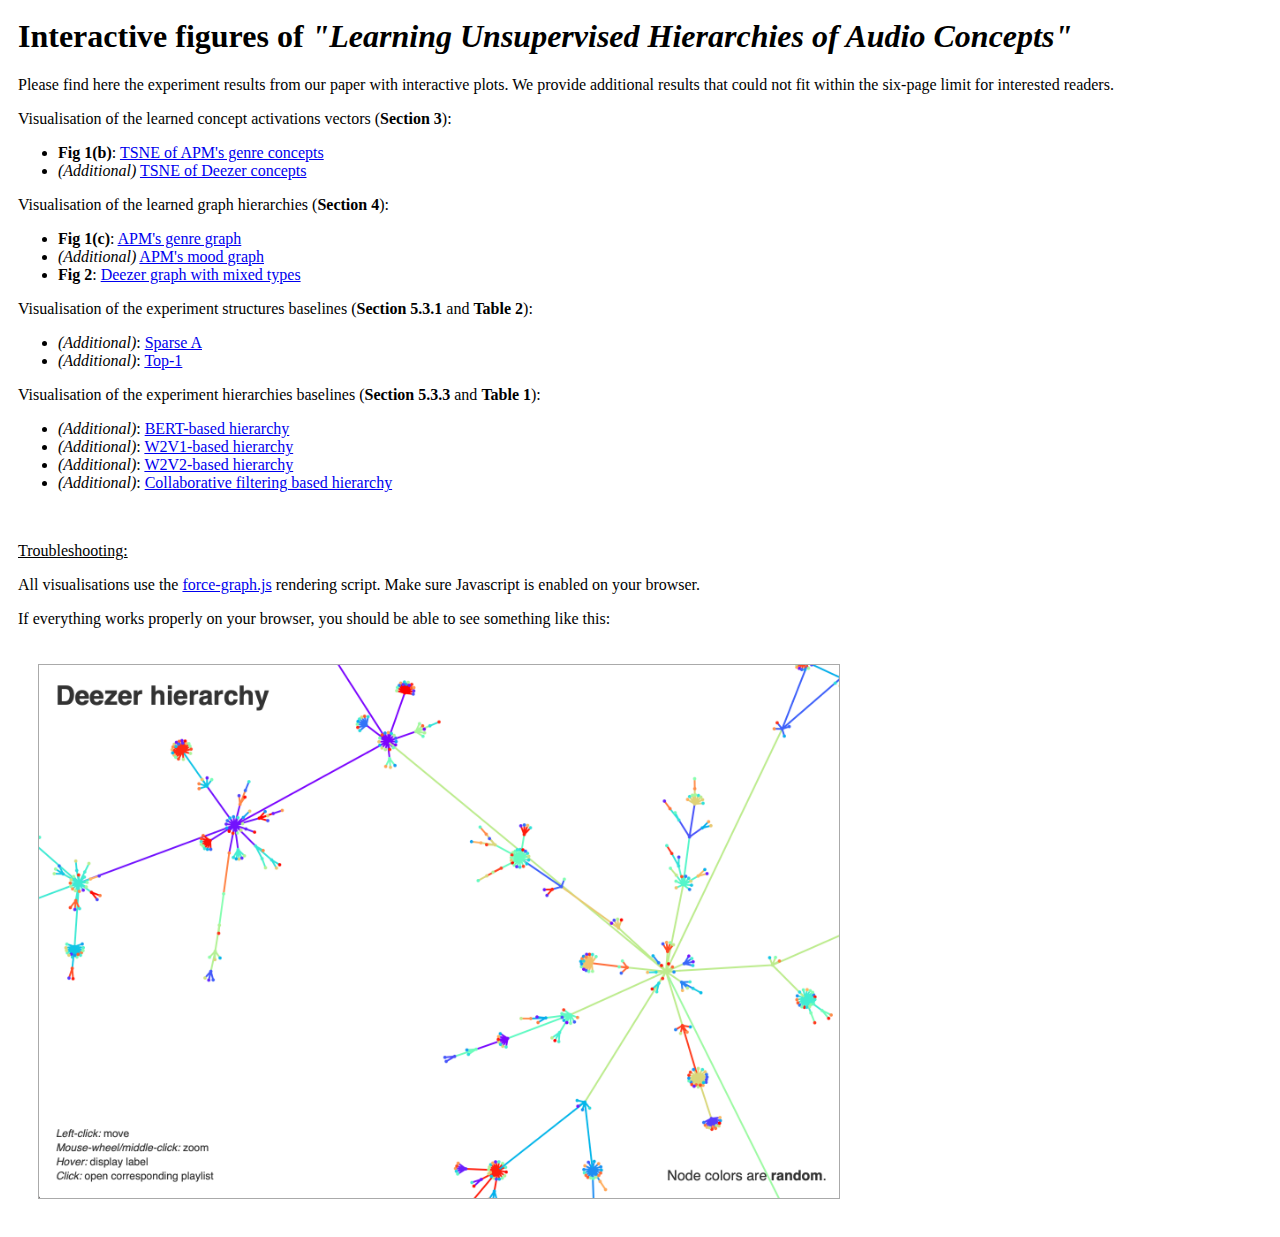
<file: index.html>
<html>
<head>
<title>Results Interactive Demo</title>
<style type="text/css">
body {
padding: 10px;
}
</style>
</head>
<body>
<h1>Interactive figures of <em>"Learning Unsupervised Hierarchies of Audio Concepts"</em></h1>

<p>Please find here the experiment results from our paper with interactive plots.
We provide additional results that could not fit within the six-page limit for interested readers. </p>

<p>Visualisation of the learned concept activations vectors (<b>Section 3</b>):</p>
<ul>
<li><b>Fig 1(b)</b>: <a href='tsne_genres.html'>TSNE of APM's genre concepts<a></li>
<li><em>(Additional)</em> <a href='tsne_deezer.html'>TSNE of Deezer concepts<a></li>
</ul>

<p>Visualisation of the learned graph hierarchies (<b>Section 4</b>):</p>
<ul>
<li><b>Fig 1(c)</b>: <a href='genres.html'>APM's genre graph<a></li>
<li><em>(Additional)</em> <a href='moods.html'>APM's mood graph<a></li>
<li><b>Fig 2</b>: <a href='deezer.html'>Deezer graph with mixed types<a></li>
</ul>

<p>Visualisation of the experiment structures baselines (<b>Section 5.3.1</b> and <b>Table 2</b>):</p>
<ul>
<li><em>(Additional)</em>: <a href='structure_baseline/simmatch.html'>Sparse A<a></li>
<li><em>(Additional)</em>: <a href='structure_baseline/simtop.html'>Top-1<a></li>
</ul>

<p>Visualisation of the experiment hierarchies baselines (<b>Section 5.3.3</b> and <b>Table 1</b>):</p>
<ul>
<li><em>(Additional)</em>: <a href='similarity_baseline/opt_llm.html'>BERT-based hierarchy<a></li>
<li><em>(Additional)</em>: <a href='similarity_baseline/opt_mwon.html'>W2V1-based hierarchy<a></li>
<li><em>(Additional)</em>: <a href='similarity_baseline/opt_sdoh.html'>W2V2-based hierarchy<a></li>
<li><em>(Additional)</em>: <a href='similarity_baseline/opt_usg.html'>Collaborative filtering based hierarchy<a></li>
</ul>




<br>
<p style="text-decoration: underline">Troubleshooting:<p>
<p>All visualisations use the <a href="https://github.com/vasturiano/force-graph">force-graph.js</a> rendering script. Make sure Javascript is enabled on your browser.</p>
<p>If everything works properly on your browser, you should be able to see something like this:</p>
<img src="screenshot.png" alt="graph screenshot" style="width: 800px; border: 1px solid #AAA; margin: 20px;">
</body>
</html>
</file>
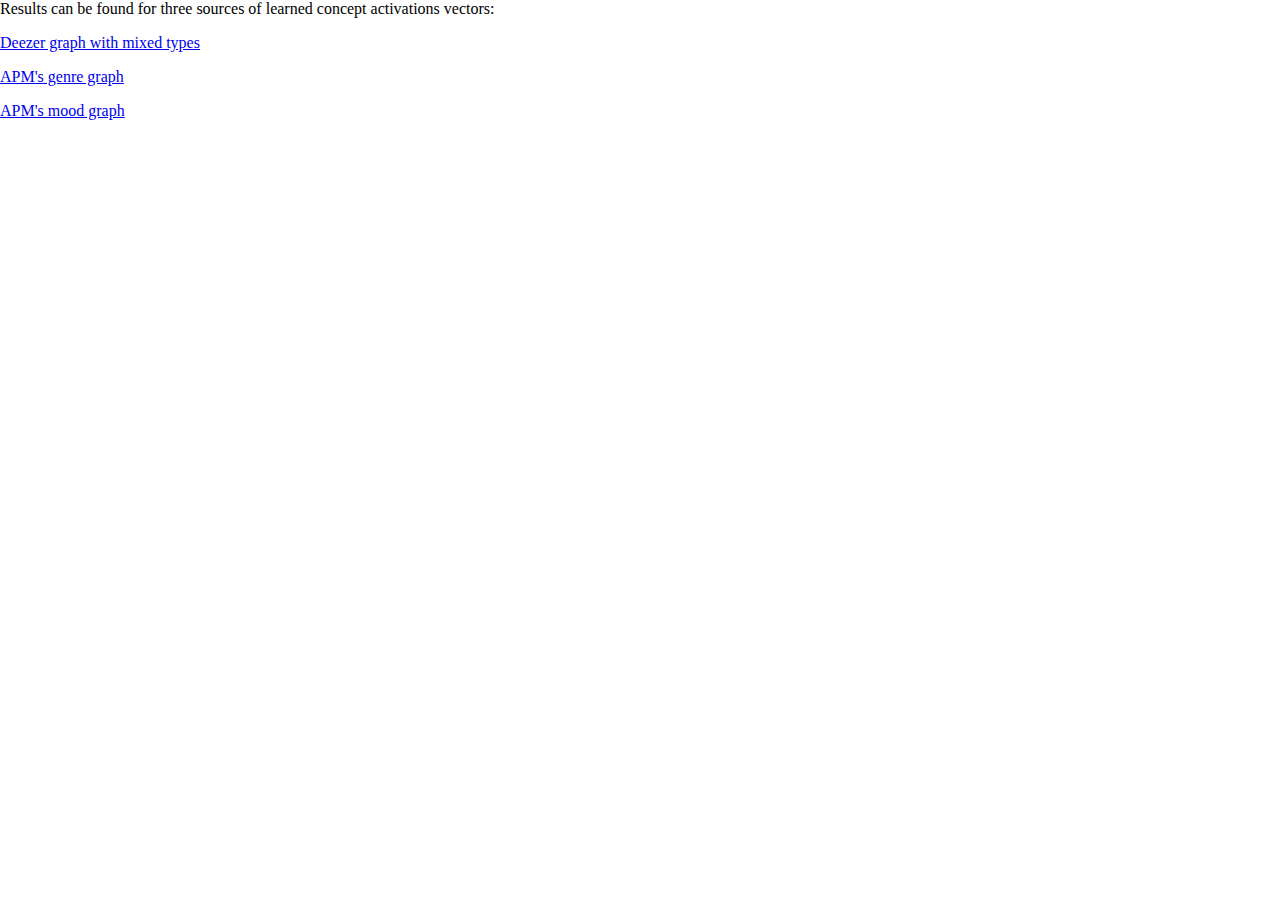
<file: luhac/index.html>
<html>
<head>
<title>Index</title>
<style type="text/css">
body {
margin: 0;
padding: 0;
}

#main {
width: 100vw;
height: 100vh;
}
</style>
</head>
<body>
<p>Results can be found for three sources of learned concept activations vectors:</p>
<p><a href='deezer.html'>Deezer graph with mixed types<a></p>
<p><a href='genres.html'>APM's genre graph<a></p>
<p><a href='moods.html'>APM's mood graph<a></p>
</body>
</html>
</file>
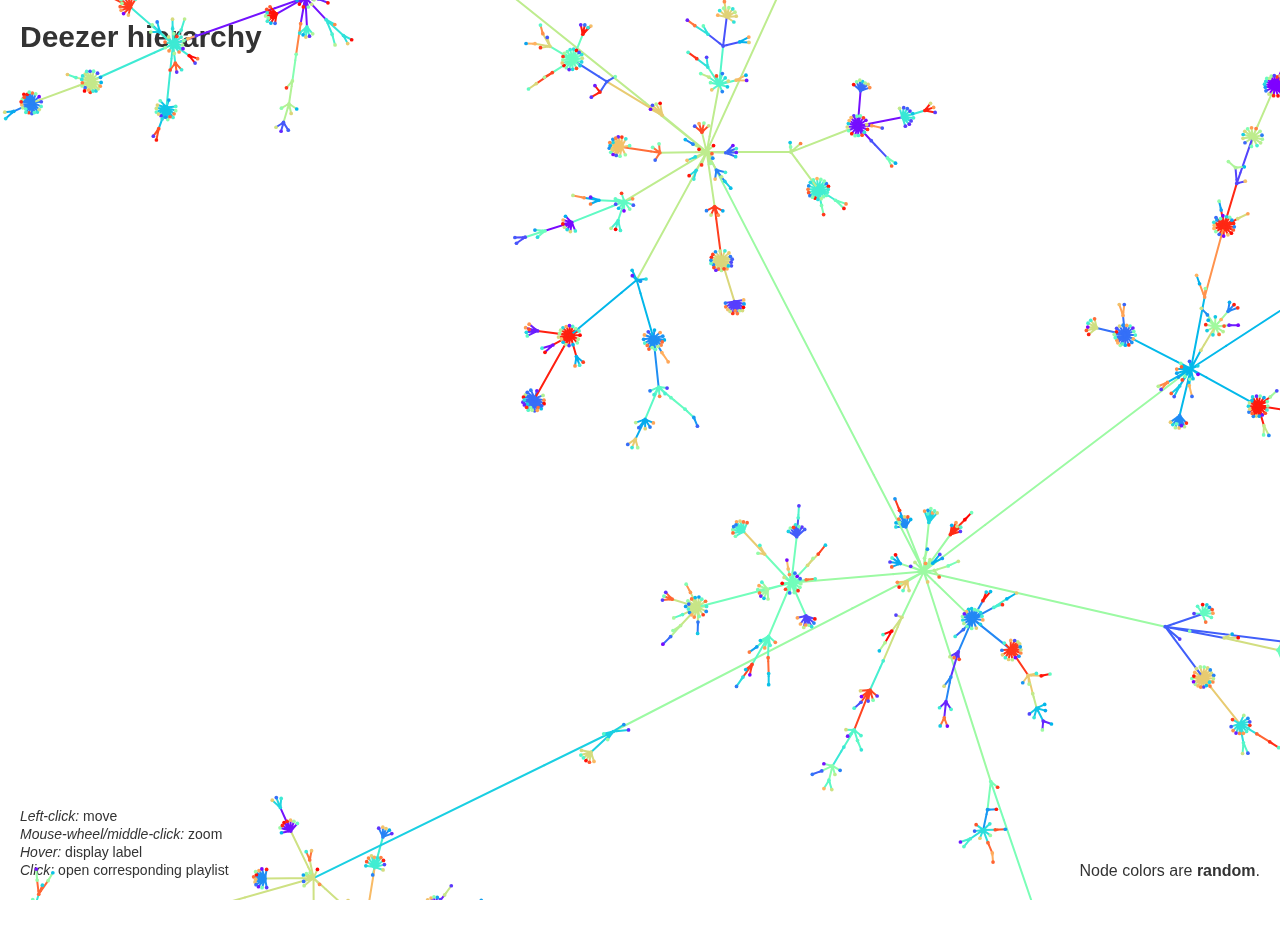
<file: deezer.html>
<html>
<head>
<title>Deezer Hierarchy</title>
<script src="force-graph.min.js"></script>
<link rel="stylesheet" href="style.css">
</head>
<body>

<div id="title">Deezer hierarchy</div>

<div id="instructions">
	<div class="instruct"><i>Left-click:</i> move</div>
	<div class="instruct"><i>Mouse-wheel/middle-click:</i> zoom</div>
	<div class="instruct"><i>Hover:</i> display label</div>
	<div class="instruct"><i>Click:</i> open corresponding playlist</div>    
</div>

<div id="note">
Node colors are <b>random</b>.
</div>

<div id="graph"></div>


  <script>
	const elem = document.getElementById('graph');
	
	fetch('deezer_graph.json').then(res => res.json()).then(data => {  // deezergraph
		console.log(data)
	
    	const Graph = ForceGraph()(elem)
    		// .backgroundColor('rgb(17, 18, 31)')
    		.graphData(data) 
    		.nodeLabel('label')
    		.enableNodeDrag(false)
    		.nodeRelSize(7)
    		.linkWidth(2)
    		.linkDirectionalParticles(1)
    		.onNodeClick(node => window.open(`http://deezer.com/playlist/${node.id}`, '_blank'))
      
      });
  </script>


</body>
</html>
</file>
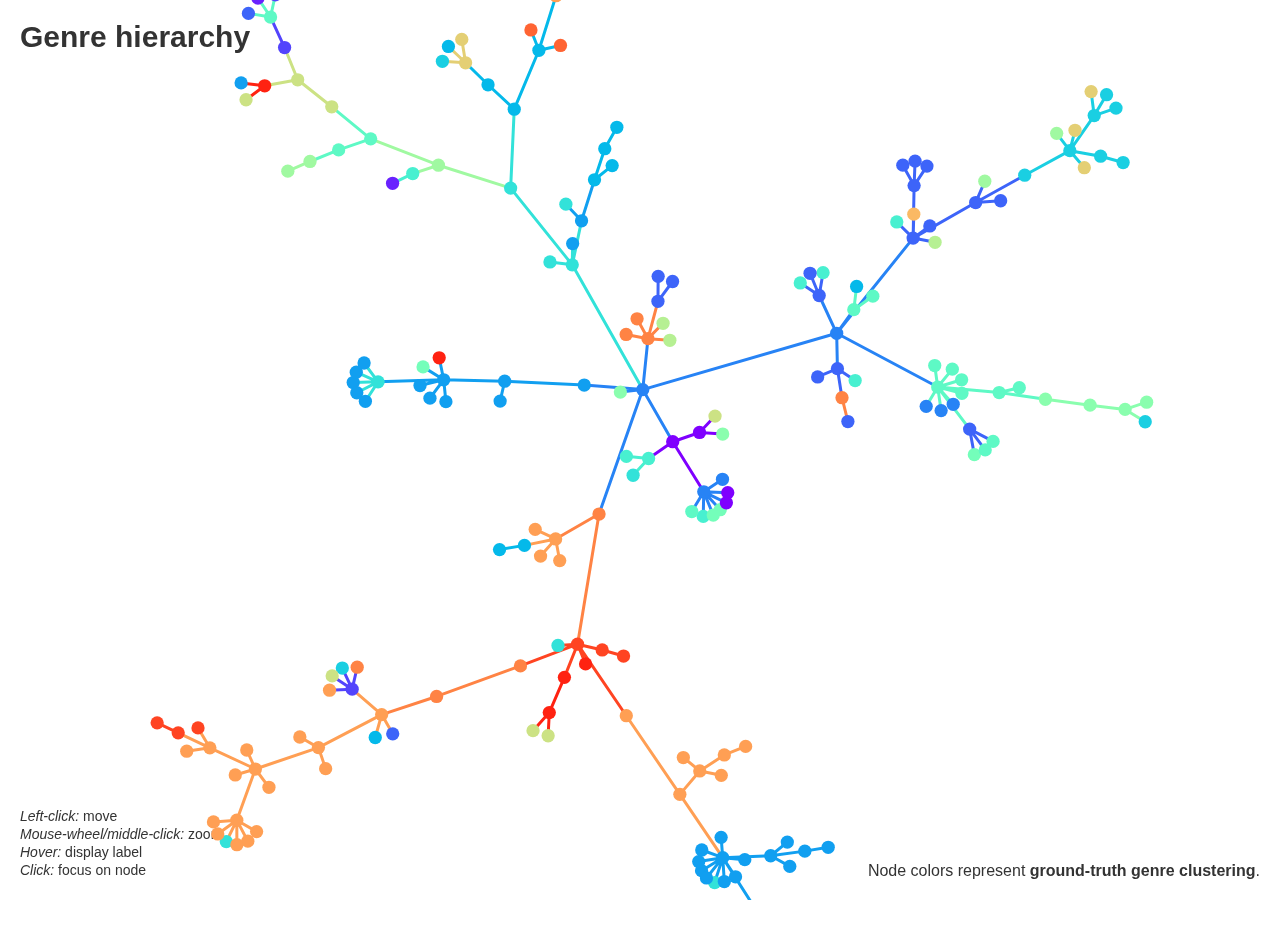
<file: genres.html>
<html>
<head>
<title>APM Genre Hierarchy</title>
<script src="force-graph.min.js"></script>
<link rel="stylesheet" href="style.css">
</head>
<body>

<div id="title">Genre hierarchy</div>

<div id="instructions">
	<div class="instruct"><i>Left-click:</i> move</div>
	<div class="instruct"><i>Mouse-wheel/middle-click:</i> zoom</div>
	<div class="instruct"><i>Hover:</i> display label</div>
	<div class="instruct"><i>Click:</i> focus on node</div>    
</div>

<div id="note">Node colors represent <b>ground-truth genre clustering</b>.</div>

<div id="graph"></div>

<script>
	const elem = document.getElementById('graph');
	
	fetch('apm_genres.json').then(res => res.json()).then(data => {  // deezergraph
		console.log(data)
	
    	const Graph = ForceGraph()(elem)
    		//.backgroundColor('rgb(17, 18, 31)')
    		.graphData(data) 
    		.nodeLabel('label')
    		.nodeRelSize(10)
    		.linkWidth(3)
    		.enableNodeDrag(false)
    		.onNodeClick(node => {
       			Graph.centerAt(node.x, node.y, 1000);
        		Graph.zoom(1.5, 2000);
      		});
    		
      
      });
  </script>

</body>
</html>
</file>
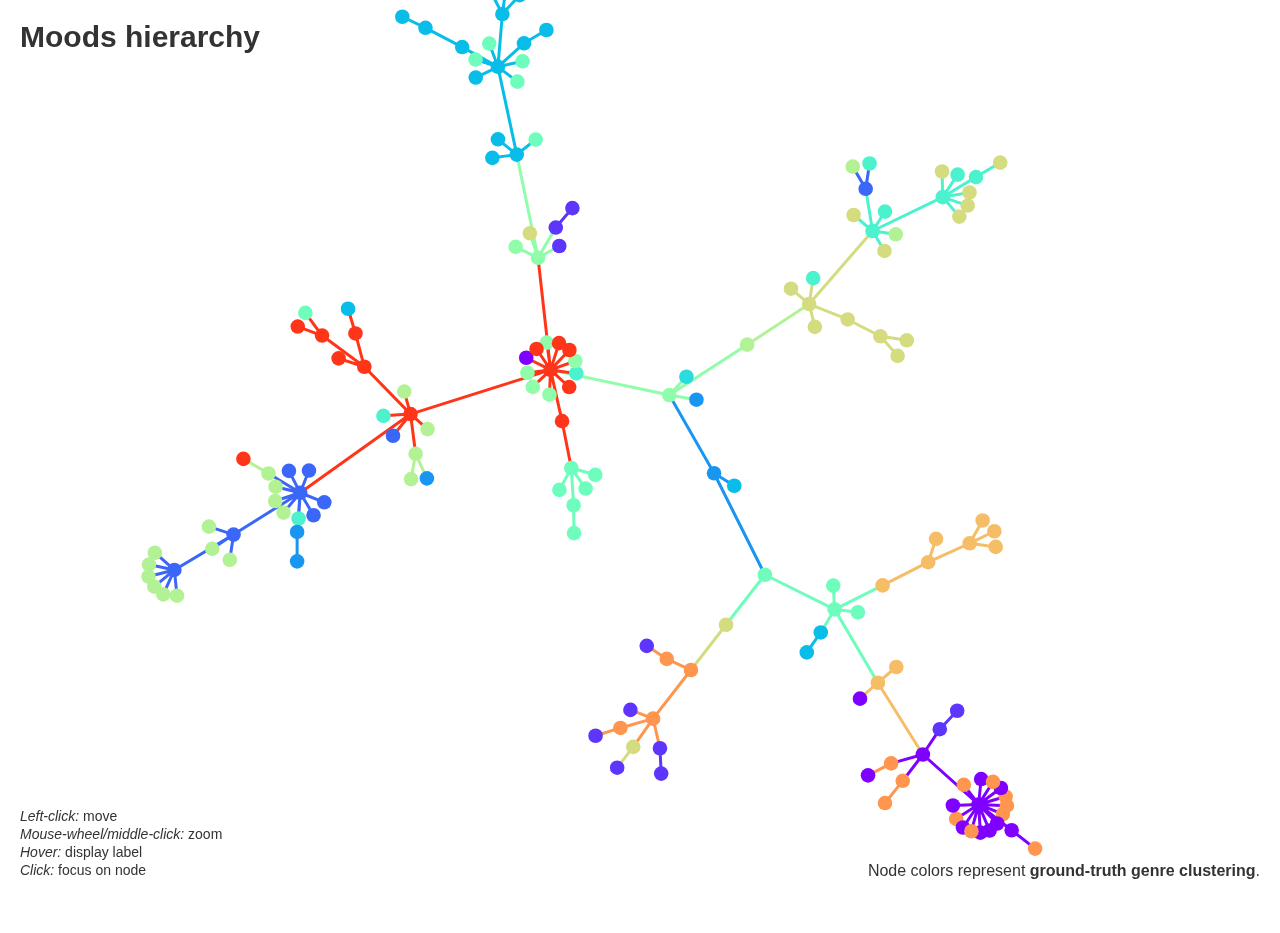
<file: moods.html>
<html>
<head>
<title>APM Mood Hierarchy</title>
<script src="force-graph.min.js"></script>
<link rel="stylesheet" href="style.css">
</head>
<body>

<div id="title">Moods hierarchy</div>

<div id="instructions">
	<div class="instruct"><i>Left-click:</i> move</div>
	<div class="instruct"><i>Mouse-wheel/middle-click:</i> zoom</div>
	<div class="instruct"><i>Hover:</i> display label</div>
	<div class="instruct"><i>Click:</i> focus on node</div>    
</div>

<div id="note">Node colors represent <b>ground-truth genre clustering</b>.</div>


<div id="graph"></div>

<script>
	const elem = document.getElementById('graph');
	
	fetch('apm_moods.json').then(res => res.json()).then(data => {  // deezergraph
		console.log(data)
	
    	const Graph = ForceGraph()(elem)
    		//.backgroundColor('rgb(17, 18, 31)')
    		.graphData(data) 
    		.nodeLabel('label')
    		.nodeRelSize(10)
    		.linkWidth(3)
    		.enableNodeDrag(false)
    		.onNodeClick(node => {
       			Graph.centerAt(node.x, node.y, 1000);
        		Graph.zoom(1.5, 2000);
      		});
    		
      });
  </script>

</body>
</html>
</file>
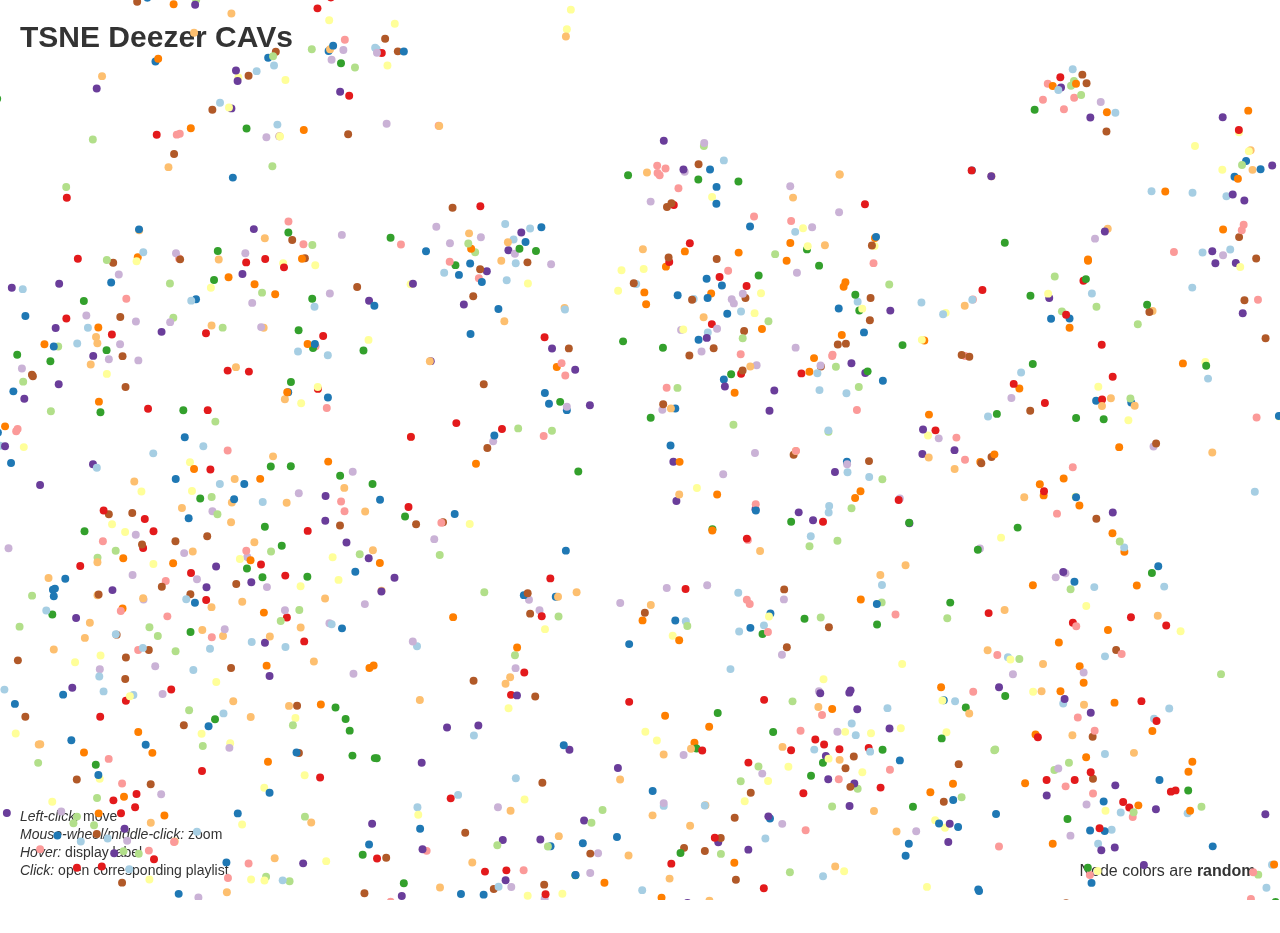
<file: tsne_deezer.html>
<html>
<head>
<title>TSNE Deezer</title>
<script src="force-graph.min.js"></script>
<link rel="stylesheet" href="style.css">
</head>
<body>

<div id="title">TSNE Deezer CAVs</div>

<div id="instructions">
	<div class="instruct"><i>Left-click:</i> move</div>
	<div class="instruct"><i>Mouse-wheel/middle-click:</i> zoom</div>
	<div class="instruct"><i>Hover:</i> display label</div>
	<div class="instruct"><i>Click:</i> open corresponding playlist</div>    
</div>

<div id="note">
Node colors are <b>random</b>.
</div>

<div id="graph"></div>

<script>
	const elem = document.getElementById('graph');
	
	fetch('tsne_deezer.json').then(res => res.json()).then(data => {
		console.log(data)
	
    	const Graph = ForceGraph()(elem)
    		.enableNodeDrag(false)
    		.graphData(data) 
    		.nodeLabel('label')
    		.nodeRelSize(15)
    		.nodeAutoColorBy('id')
    		.linkHoverPrecision(100)
    		.onNodeClick(node => window.open(`http://deezer.com/playlist/${node.id}`, '_blank'))
      
      });
  </script>

</body>
</html>
</file>
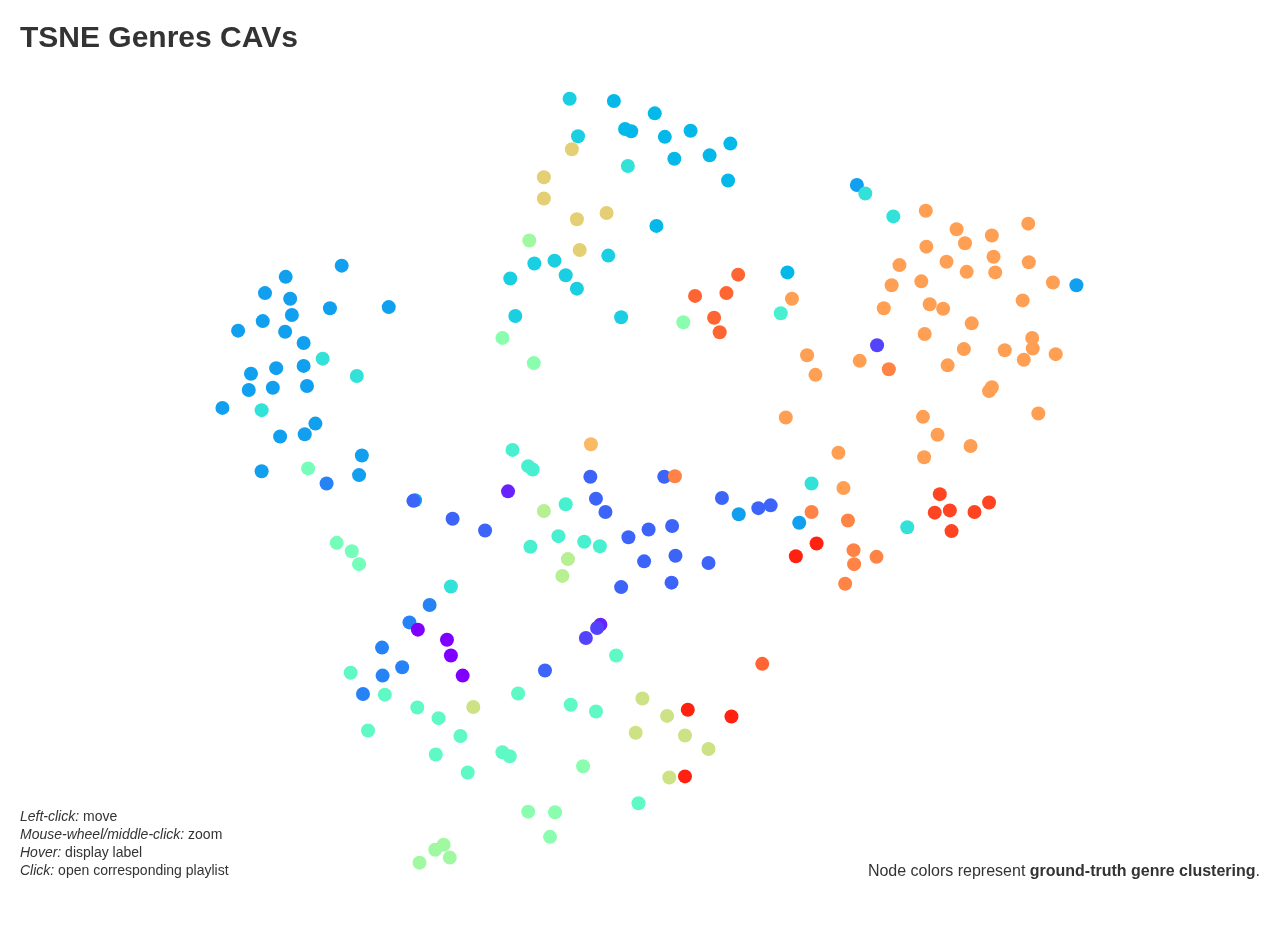
<file: tsne_genres.html>
<html>
<head>
<title>TSNE APM's Genres</title>
<script src="force-graph.min.js"></script>
<link rel="stylesheet" href="style.css">
</head>
<body>

<div id="title">TSNE Genres CAVs</div>

<div id="instructions">
	<div class="instruct"><i>Left-click:</i> move</div>
	<div class="instruct"><i>Mouse-wheel/middle-click:</i> zoom</div>
	<div class="instruct"><i>Hover:</i> display label</div>
	<div class="instruct"><i>Click:</i> open corresponding playlist</div>    
</div>

<div id="note">Node colors represent <b>ground-truth genre clustering</b>.</div>


<div id="graph"></div>

<script>
	const elem = document.getElementById('graph');
	
	fetch('tsne_genres.json').then(res => res.json()).then(data => {
		console.log(data)
	
    	const Graph = ForceGraph()(elem)
    		.enableNodeDrag(false)
    		.graphData(data) 
    		.zoom(7, 0)
    		.nodeLabel('label')
    		.nodeRelSize(1)
    		.nodeAutoColorBy('id')
    		.linkHoverPrecision(100)
    		.onNodeClick(node => {
       			Graph.centerAt(node.x, node.y, 1000);
        		Graph.zoom(15, 2000);
      		});
      
      });
  </script>

</body>
</html>
</file>
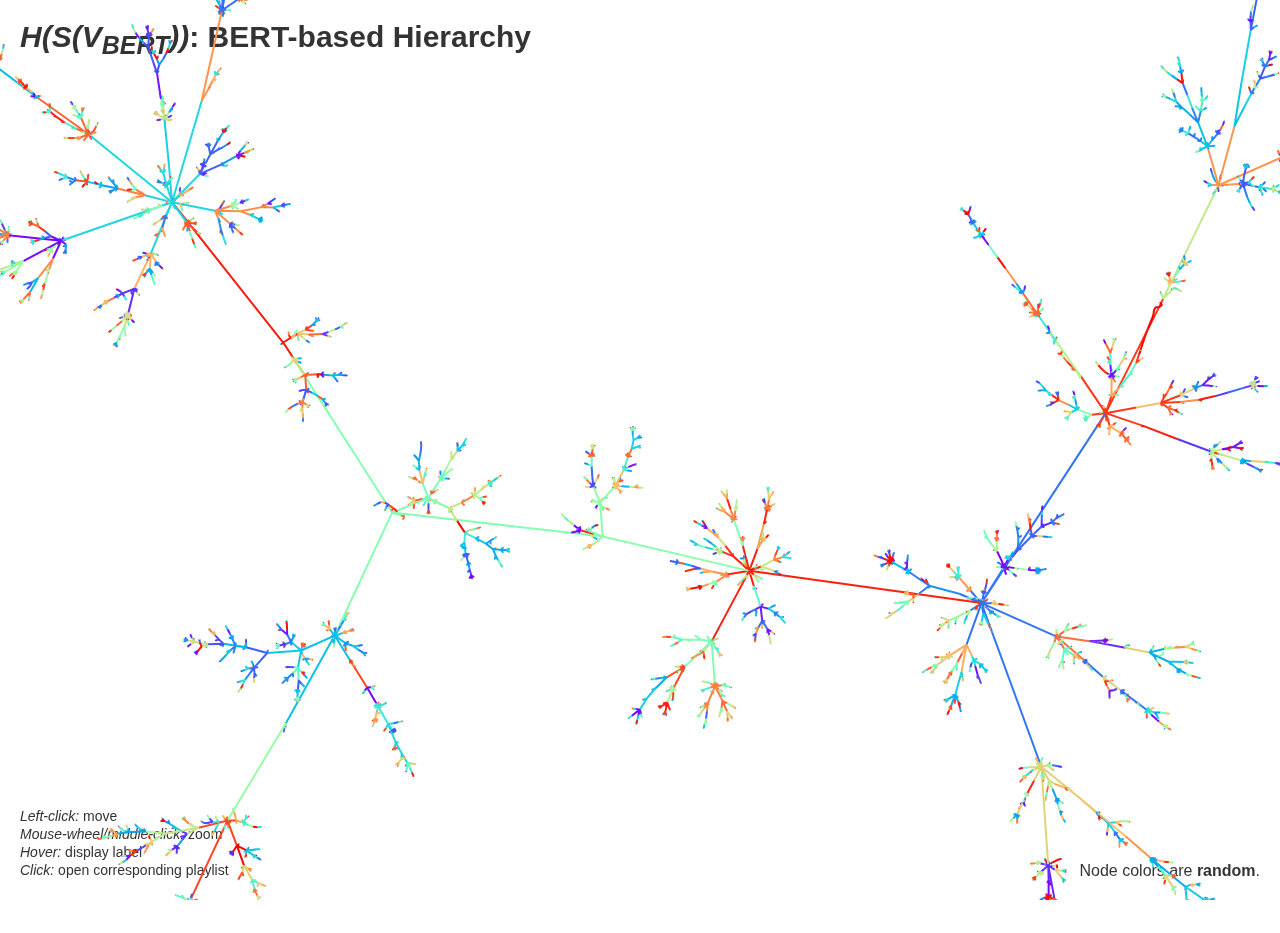
<file: baselines/opt_llm.html>
<html>
<head>
<title>BERT-based Hierarchy</title>
<script src="../force-graph.min.js"></script>
<link rel="stylesheet" href="../style.css">
</head>
<body>

<div id="title"><em>H(S(V<sub>BERT</sub>))</em>: BERT-based Hierarchy</div>

<div id="instructions">
	<div class="instruct"><i>Left-click:</i> move</div>
	<div class="instruct"><i>Mouse-wheel/middle-click:</i> zoom</div>
	<div class="instruct"><i>Hover:</i> display label</div>
	<div class="instruct"><i>Click:</i> open corresponding playlist</div>    
</div>

<div id="note">Node colors are <b>random</b>.</div>

<div id="graph"></div>

<script>
	const elem = document.getElementById('graph');
	
	fetch('opt_llm.json').then(res => res.json()).then(data => {
		console.log(data)
	
    	const Graph = ForceGraph()(elem)
    		.graphData(data)
    		.zoom(0.1, 0)
    		.nodeLabel('label')
    		.enableNodeDrag(false)
    		.nodeRelSize(7)
    		.linkWidth(2)
    		.linkDirectionalParticles(1)
    		.onNodeClick(node => window.open(`http://deezer.com/playlist/${node.id}`, '_blank'))
      
      });
  </script>

</body>
</html>
</file>
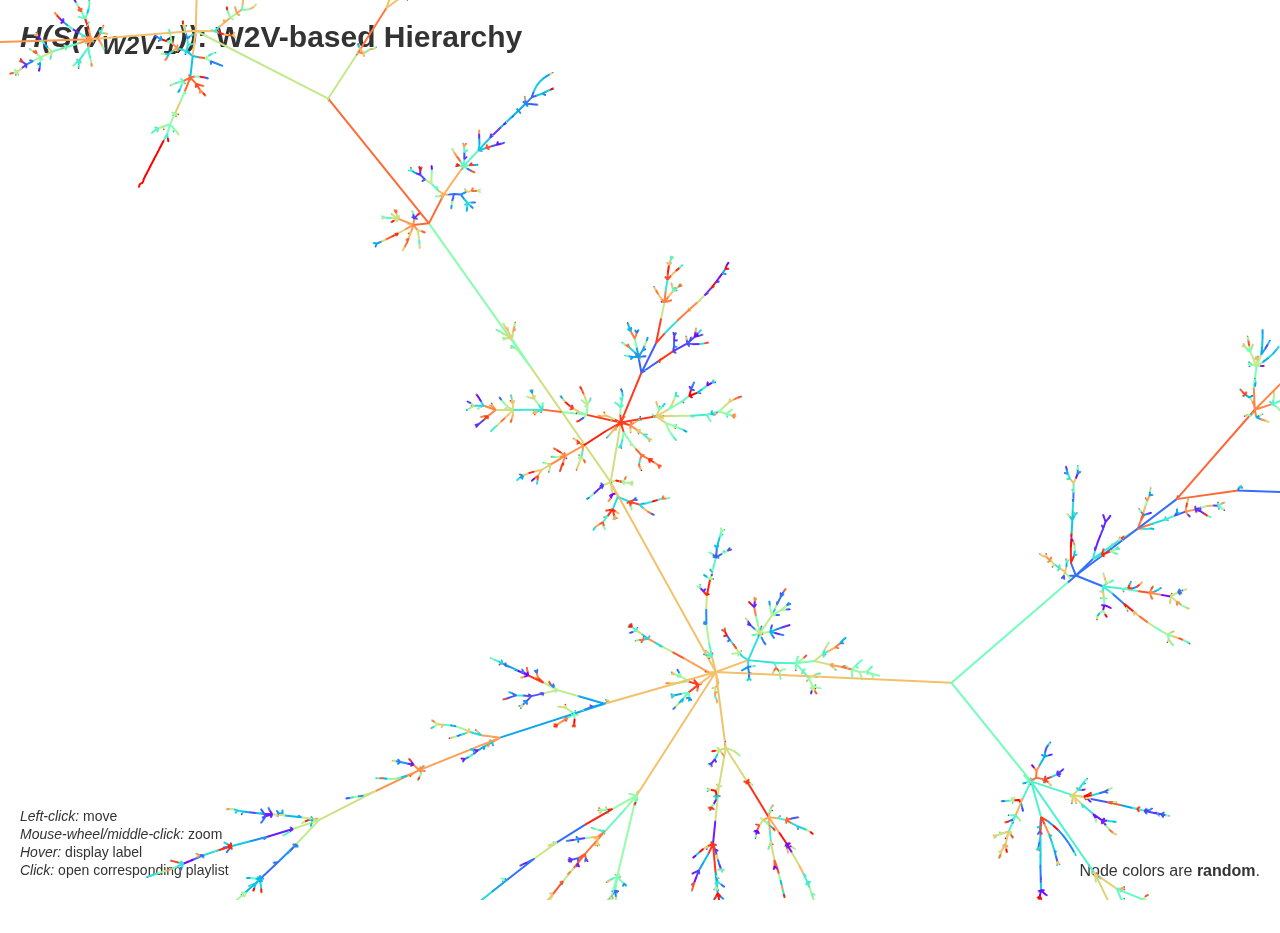
<file: baselines/opt_mwon.html>
<html>
<head>
<title>W2V-Based Hierarchy (Won et al.)</title>
<script src="../force-graph.min.js"></script>
<link rel="stylesheet" href="../style.css">
</head>
<body>

<div id="title"><em>H(S(V<sub>W2V-1</sub>))</em>: W2V-based Hierarchy</div>

<div id="instructions">
	<div class="instruct"><i>Left-click:</i> move</div>
	<div class="instruct"><i>Mouse-wheel/middle-click:</i> zoom</div>
	<div class="instruct"><i>Hover:</i> display label</div>
	<div class="instruct"><i>Click:</i> open corresponding playlist</div>    
</div>

<div id="note">Node colors are <b>random</b>.</div>

<div id="graph"></div>

<script>
	const elem = document.getElementById('graph');
	
	fetch('opt_mwon.json').then(res => res.json()).then(data => {
		console.log(data)
	
    	const Graph = ForceGraph()(elem)
    		.graphData(data) 
    		.zoom(0.1, 0)
    		.nodeLabel('label')
    		.enableNodeDrag(false)
    		.nodeRelSize(7)
    		.linkWidth(2)
    		.linkDirectionalParticles(1)
    		.onNodeClick(node => window.open(`http://deezer.com/playlist/${node.id}`, '_blank'))
      
      });
  </script>

</body>
</html>
</file>
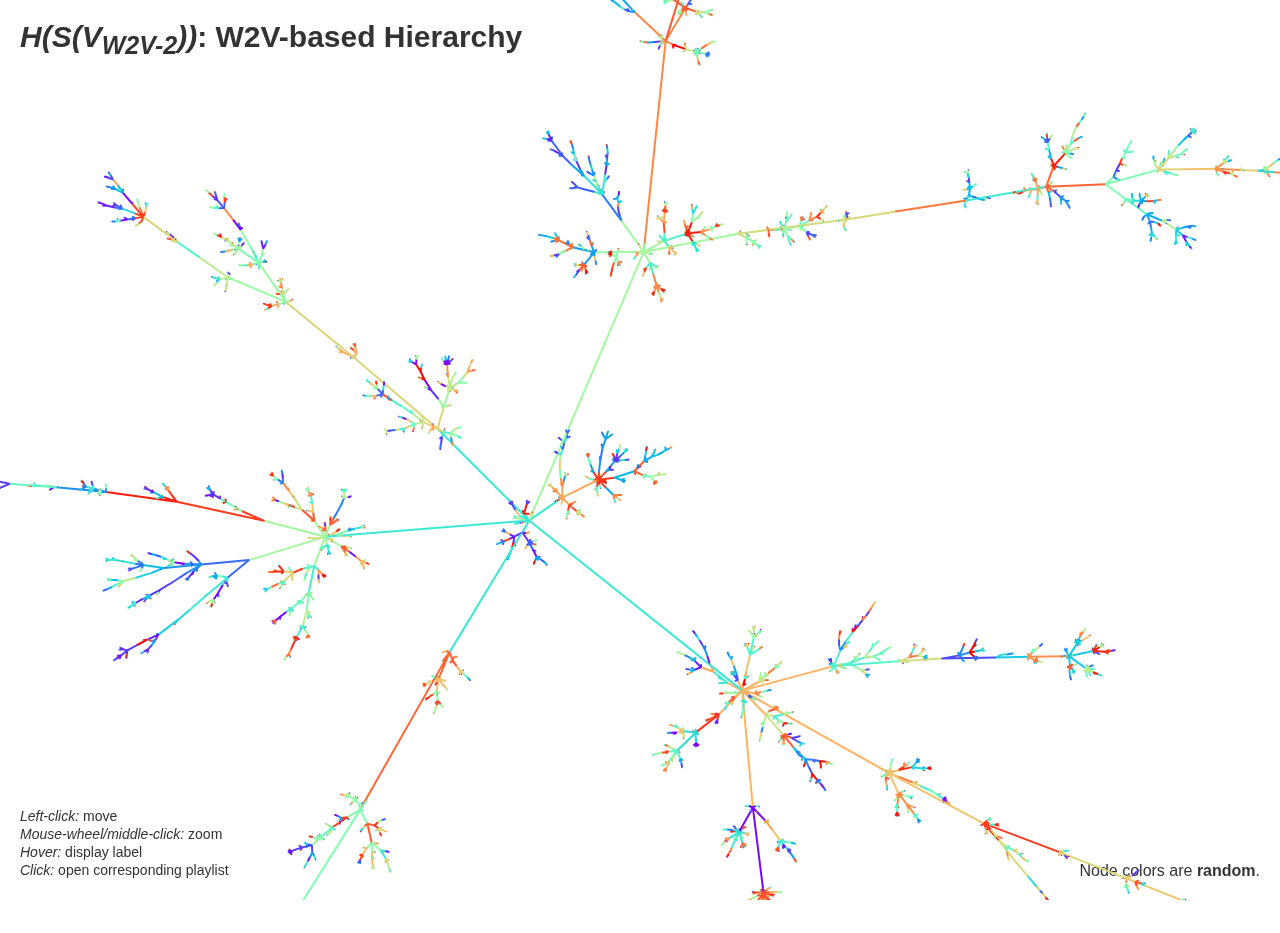
<file: baselines/opt_sdoh.html>
<html>
<head>
<title>W2V-Based Hierarchy (Doh et al.)</title>
<script src="../force-graph.min.js"></script>
<link rel="stylesheet" href="../style.css">
</head>
<body>

<div id="title"><em>H(S(V<sub>W2V-2</sub>))</em>: W2V-based Hierarchy</div>

<div id="instructions">
	<div class="instruct"><i>Left-click:</i> move</div>
	<div class="instruct"><i>Mouse-wheel/middle-click:</i> zoom</div>
	<div class="instruct"><i>Hover:</i> display label</div>
	<div class="instruct"><i>Click:</i> open corresponding playlist</div>    
</div>

<div id="note">Node colors are <b>random</b>.</div>

<div id="graph"></div>

<script>
	const elem = document.getElementById('graph');
	
	fetch('opt_sdoh.json').then(res => res.json()).then(data => {
		console.log(data)
	
    	const Graph = ForceGraph()(elem)
    		.graphData(data) 
    		.zoom(0.1, 0)
    		.nodeLabel('label')
    		.enableNodeDrag(false)
    		.nodeRelSize(7)
    		.linkWidth(2)
    		.linkDirectionalParticles(1)
    		.onNodeClick(node => window.open(`http://deezer.com/playlist/${node.id}`, '_blank'))
      
      });
  </script>

</body>
</html>
</file>
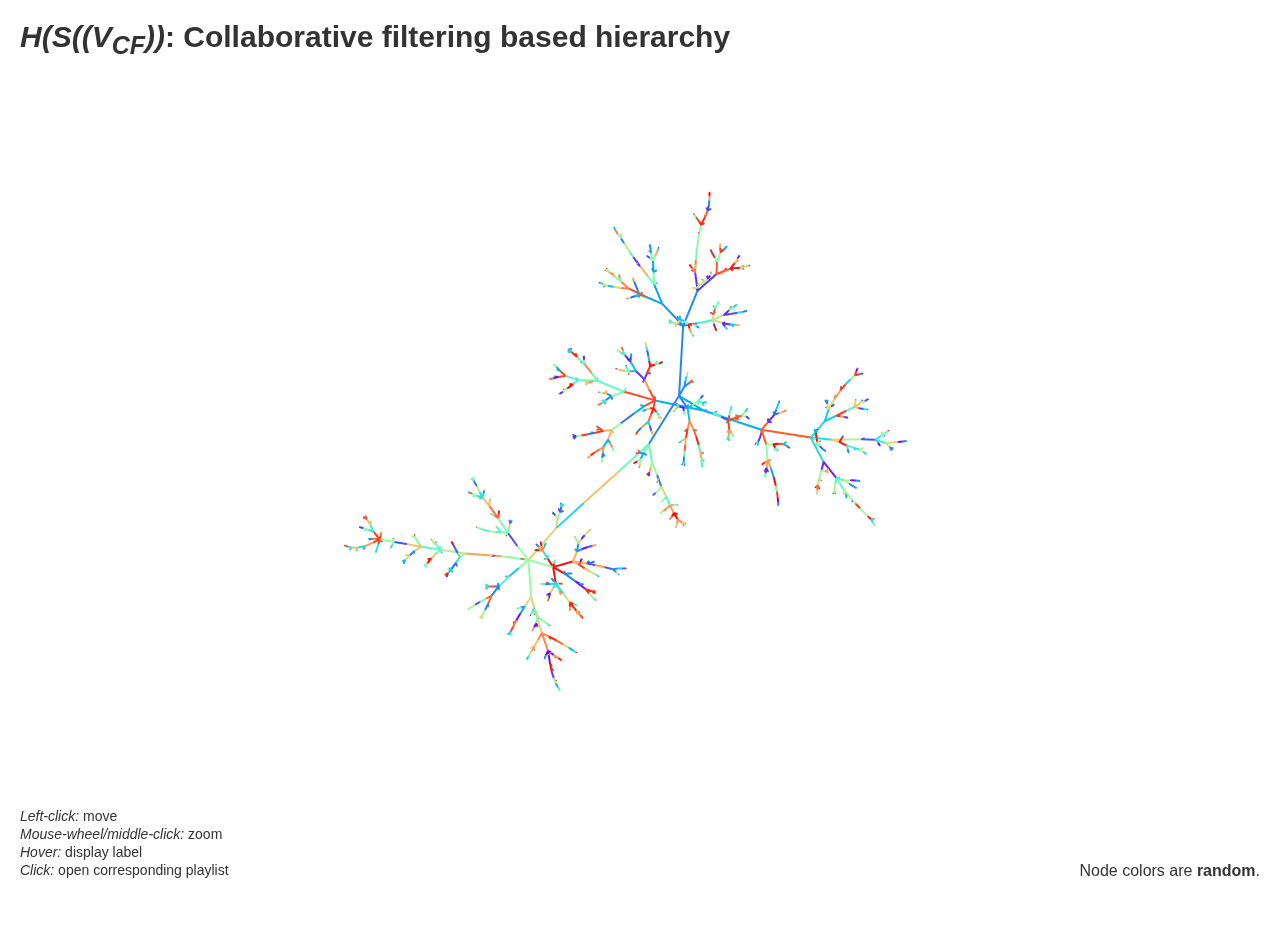
<file: baselines/opt_usg.html>
<html>
<head>
<title>Usage-based Hierarchy</title>
<script src="../force-graph.min.js"></script>
<link rel="stylesheet" href="../style.css">
</head>
<body>

<div id="title"><em>H(S((V<sub>CF</sub>))</em>: Collaborative filtering based hierarchy</div>

<div id="instructions">
	<div class="instruct"><i>Left-click:</i> move</div>
	<div class="instruct"><i>Mouse-wheel/middle-click:</i> zoom</div>
	<div class="instruct"><i>Hover:</i> display label</div>
	<div class="instruct"><i>Click:</i> open corresponding playlist</div>    
</div>

<div id="note">Node colors are <b>random</b>.</div>

<div id="graph"></div>

<script>
	const elem = document.getElementById('graph');
	
	fetch('opt_usg.json').then(res => res.json()).then(data => {
		console.log(data)
	
    	const Graph = ForceGraph()(elem)
    		.graphData(data) 
    		.zoom(0.1, 0)
    		.nodeLabel('label')
    		.enableNodeDrag(false)
    		.nodeRelSize(7)
    		.linkWidth(2)
    		.linkDirectionalParticles(1)
    		.onNodeClick(node => window.open(`http://deezer.com/playlist/${node.id}`, '_blank'))
      });
  </script>

</body>
</html>
</file>
<file: style.css>
body {
margin: 0;
padding: 0;
overflow: hidden;
font-family: Helvetica, sans-serif;
color: #333;    
}

#main {
width: 100vw;
height: 100vh;
}

#instructions {
	position: fixed;
	width: 350px;
	bottom: 20px;
	left: 20px;
}

#note {
	text-align: right;
	position: fixed;
	bottom: 20px;
	right: 20px;
	font-size: 16px;
}

#title {
position: fixed;
top: 20px;
left: 20px;
font-size: 30px;
margin-bottom: 15px;
font-weight: bold;

}

.instruct {
font-size: 14px;
margin-bottom: 2px;
}
</file>
